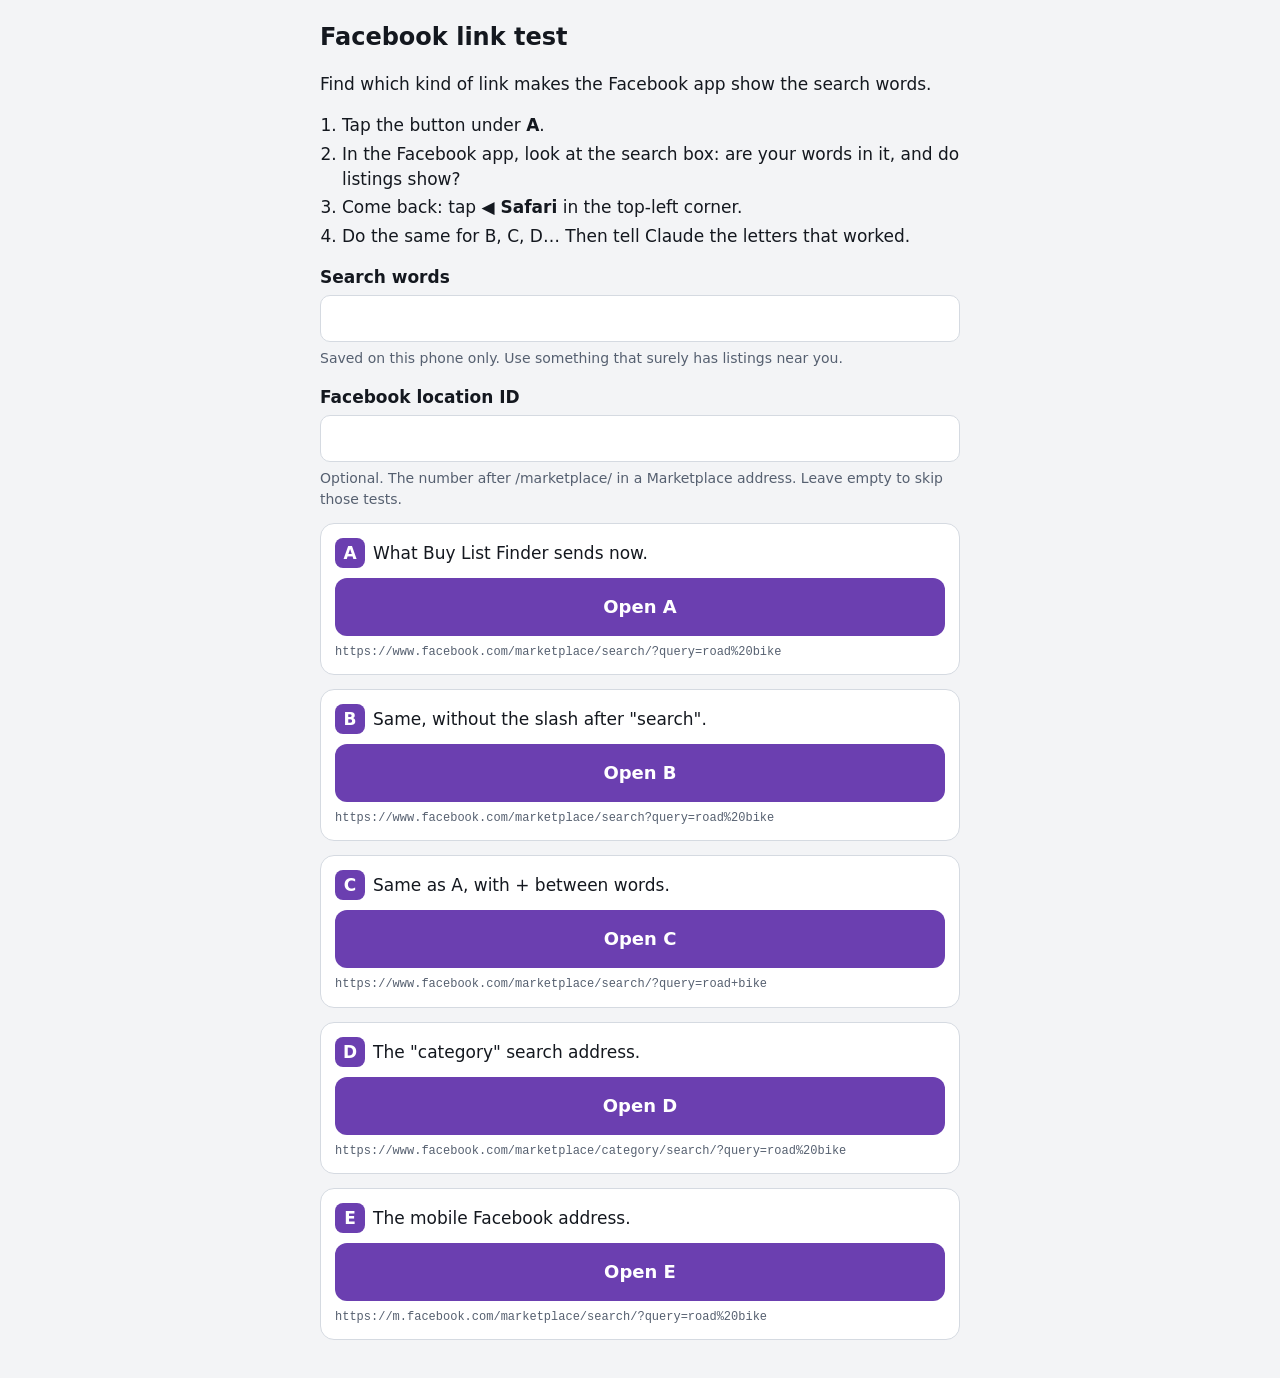
<file: fb-test.html>
<!doctype html>
<html lang="en">
<head>
<meta charset="utf-8">
<meta name="viewport" content="width=device-width, initial-scale=1, viewport-fit=cover">
<meta name="robots" content="noindex">
<title>Facebook link test</title>
<style>
  /* Plain page, readable in light and dark mode. */
  :root { color-scheme: light dark; --bg: #f3f4f6; --card: #fff; --text: #14181f; --muted: #566070;
          --border: #d5dae1; --fb: #6b3fb0; }
  @media (prefers-color-scheme: dark) {
    :root { --bg: #0f1216; --card: #181c22; --text: #eceff3; --muted: #a0aab8; --border: #2f3742; --fb: #8b5fd6; }
  }
  * { box-sizing: border-box; }
  body { margin: 0; padding: 16px; padding-bottom: calc(24px + env(safe-area-inset-bottom, 0px));
         background: var(--bg); color: var(--text); font: 17px/1.45 -apple-system, system-ui, sans-serif; }
  main { max-width: 640px; margin: 0 auto; }
  h1 { font-size: 24px; margin: 4px 0 8px; }
  ol.steps { padding-left: 22px; margin: 8px 0 16px; }
  ol.steps li { margin: 4px 0; }
  label { display: block; font-weight: 600; margin: 16px 0 6px; }
  input { width: 100%; font-size: 18px; padding: 12px; border: 1px solid var(--border); border-radius: 10px;
          background: var(--card); color: var(--text); }
  .hint { color: var(--muted); font-size: 14px; margin: 6px 0 0; }
  .test { background: var(--card); border: 1px solid var(--border); border-radius: 14px; padding: 14px; margin: 14px 0; }
  .test p { margin: 0 0 10px; }
  .letter { display: inline-block; min-width: 30px; height: 30px; line-height: 30px; text-align: center;
            border-radius: 8px; background: var(--fb); color: #fff; font-weight: 700; margin-right: 8px; }
  a.btn { display: block; padding: 16px; border-radius: 12px; background: var(--fb); color: #fff;
          text-decoration: none; font-weight: 600; text-align: center; font-size: 18px; }
  .url { font: 12px/1.35 ui-monospace, Menlo, monospace; color: var(--muted); word-break: break-all; margin-top: 8px; }
</style>
</head>
<body>
<main>
  <h1>Facebook link test</h1>
  <p>Find which kind of link makes the Facebook app show the search words.</p>
  <ol class="steps">
    <li>Tap the button under <strong>A</strong>.</li>
    <li>In the Facebook app, look at the search box: are your words in it, and do listings show?</li>
    <li>Come back: tap <strong>◀ Safari</strong> in the top-left corner.</li>
    <li>Do the same for B, C, D… Then tell Claude the letters that worked.</li>
  </ol>

  <label for="words">Search words</label>
  <input id="words" type="text" autocomplete="off" autocapitalize="none" autocorrect="off" spellcheck="false">
  <p class="hint">Saved on this phone only. Use something that surely has listings near you.</p>

  <label for="loc">Facebook location ID</label>
  <input id="loc" type="text" autocomplete="off" autocapitalize="none" autocorrect="off" spellcheck="false">
  <p class="hint" id="loc-hint"></p>

  <div id="tests"></div>
</main>

<script>
(function () {
  'use strict';

  var WORDS_KEY = 'blf_fbtest_words';
  var LOC_KEY = 'blf_fbtest_loc';
  var APP_CACHE_KEY = 'blf_cache_v1';   // the main page's saved copy (same site)

  var wordsEl = document.getElementById('words');
  var locEl = document.getElementById('loc');
  var locHint = document.getElementById('loc-hint');
  var testsEl = document.getElementById('tests');

  function load(key) { try { return localStorage.getItem(key) || ''; } catch (e) { return ''; } }
  function save(key, v) { try { localStorage.setItem(key, v); } catch (e) { /* not fatal */ } }

  // The location ID saved in Buy List Finder's Settings, if this phone has a copy.
  function appLocation() {
    try {
      var c = JSON.parse(localStorage.getItem(APP_CACHE_KEY) || 'null');
      var id = c && c.settings && c.settings.fb_location_id;
      return id ? String(id).trim() : '';
    } catch (e) { return ''; }
  }

  // Encoding helpers: %20 for spaces (what the app sends now), or + (like forms do).
  function enc(s) { return encodeURIComponent(s); }
  function encPlus(s) { return encodeURIComponent(s).replace(/%20/g, '+'); }

  // Only letters, numbers, dot, dash and underscore are allowed in a location ID.
  function cleanLoc(s) { return /^[A-Za-z0-9._-]{1,64}$/.test(s) ? s : ''; }

  function addTest(letter, what, url) {
    var box = document.createElement('div');
    box.className = 'test';
    var p = document.createElement('p');
    var tag = document.createElement('span');
    tag.className = 'letter';
    tag.textContent = letter;
    p.appendChild(tag);
    p.appendChild(document.createTextNode(what));
    var a = document.createElement('a');
    a.className = 'btn';
    a.href = url;                       // a real link: iOS only hands real taps to the app
    a.textContent = 'Open ' + letter;
    var u = document.createElement('div');
    u.className = 'url';
    u.textContent = url;
    box.appendChild(p);
    box.appendChild(a);
    box.appendChild(u);
    testsEl.appendChild(box);
  }

  function render() {
    var words = wordsEl.value.replace(/\s+/g, ' ').trim() || 'road bike';
    var loc = cleanLoc(locEl.value.trim());
    var W = 'https://www.facebook.com/marketplace/';

    testsEl.textContent = '';
    addTest('A', 'What Buy List Finder sends now.', W + 'search/?query=' + enc(words));
    addTest('B', 'Same, without the slash after "search".', W + 'search?query=' + enc(words));
    addTest('C', 'Same as A, with + between words.', W + 'search/?query=' + encPlus(words));
    addTest('D', 'The "category" search address.', W + 'category/search/?query=' + enc(words));
    if (loc) {
      addTest('E', 'With your location ID.', W + loc + '/search/?query=' + enc(words));
      addTest('F', 'With your location ID, no slash after "search".', W + loc + '/search?query=' + enc(words));
    }
    addTest(loc ? 'G' : 'E', 'The mobile Facebook address.',
      'https://m.facebook.com/marketplace/search/?query=' + enc(words));
  }

  wordsEl.value = load(WORDS_KEY);
  var savedLoc = load(LOC_KEY);
  var fromApp = appLocation();
  locEl.value = savedLoc || fromApp;
  locHint.textContent = fromApp ?
    'Filled in from your Buy List Finder settings. Clear it to skip the location tests.' :
    'Optional. The number after /marketplace/ in a Marketplace address. Leave empty to skip those tests.';

  wordsEl.addEventListener('input', function () { save(WORDS_KEY, wordsEl.value.trim()); render(); });
  locEl.addEventListener('input', function () { save(LOC_KEY, locEl.value.trim()); render(); });
  render();
})();
</script>
</body>
</html>
</file>
